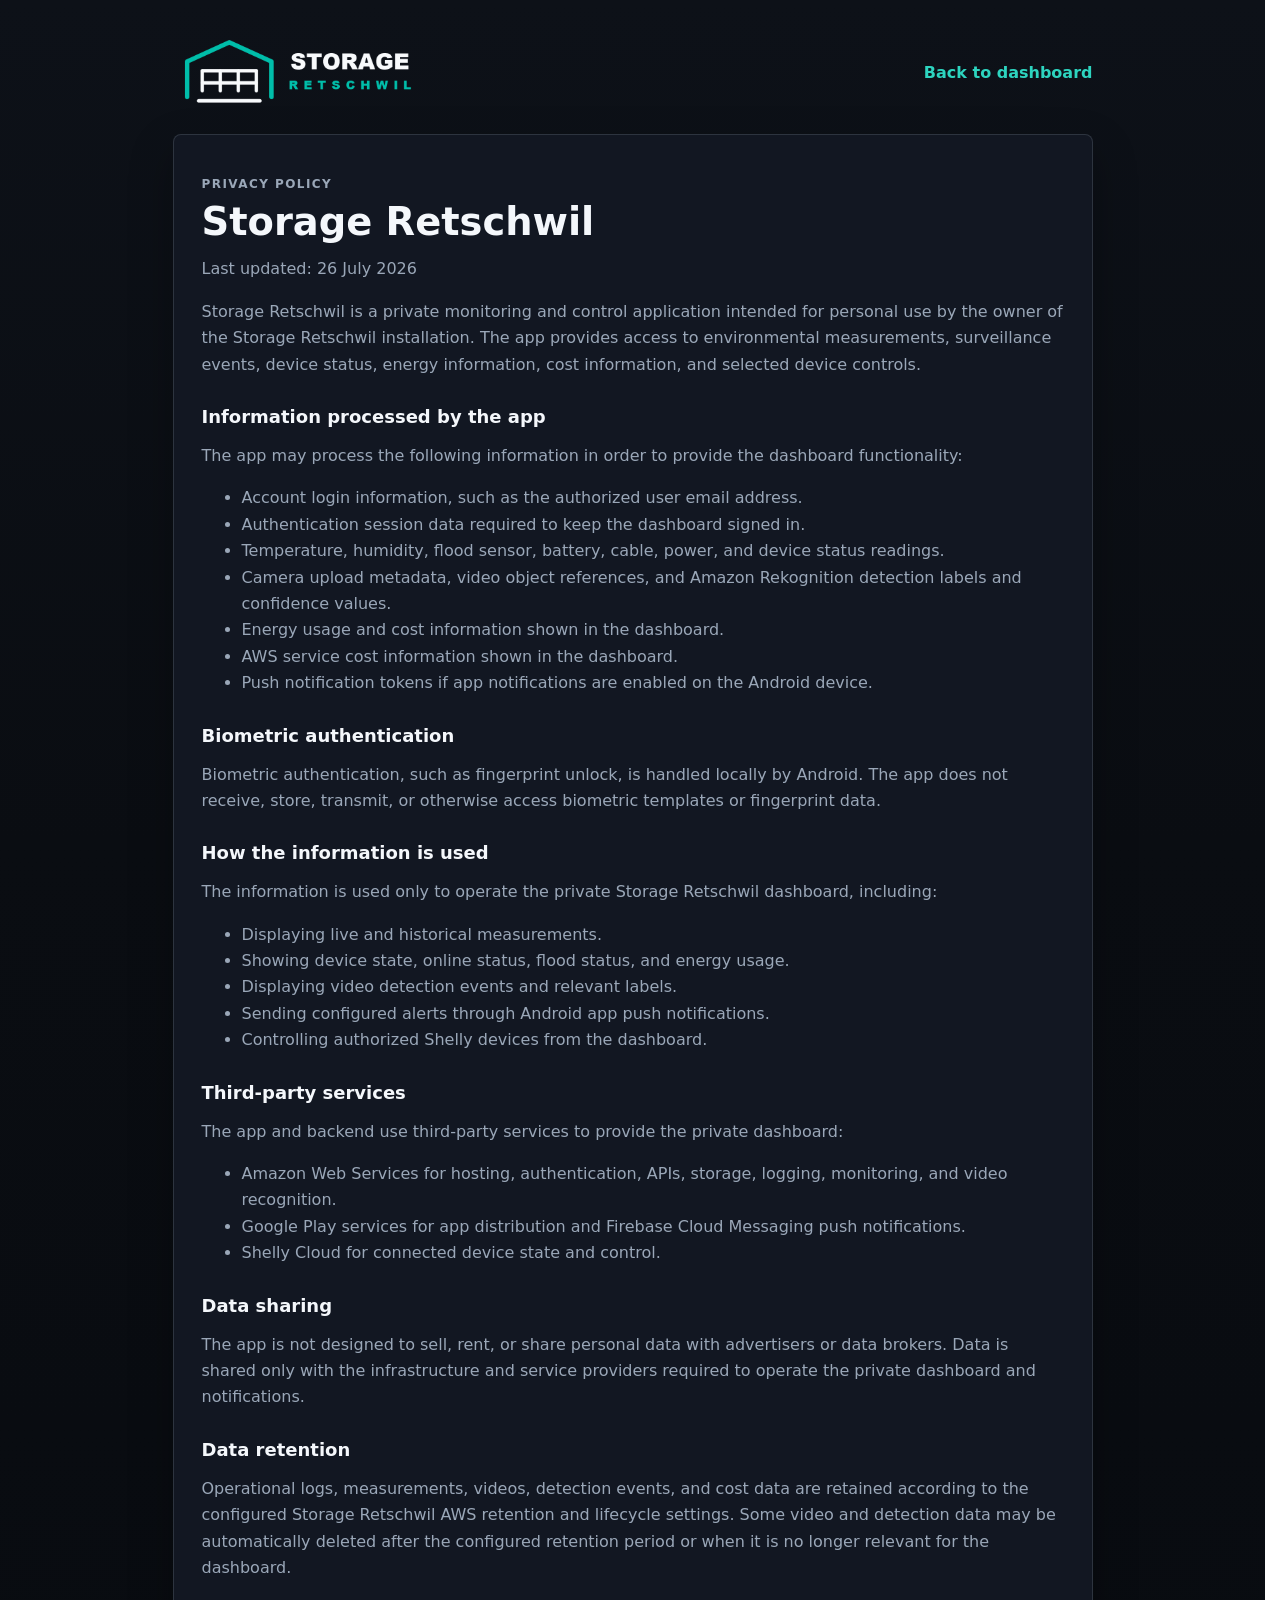
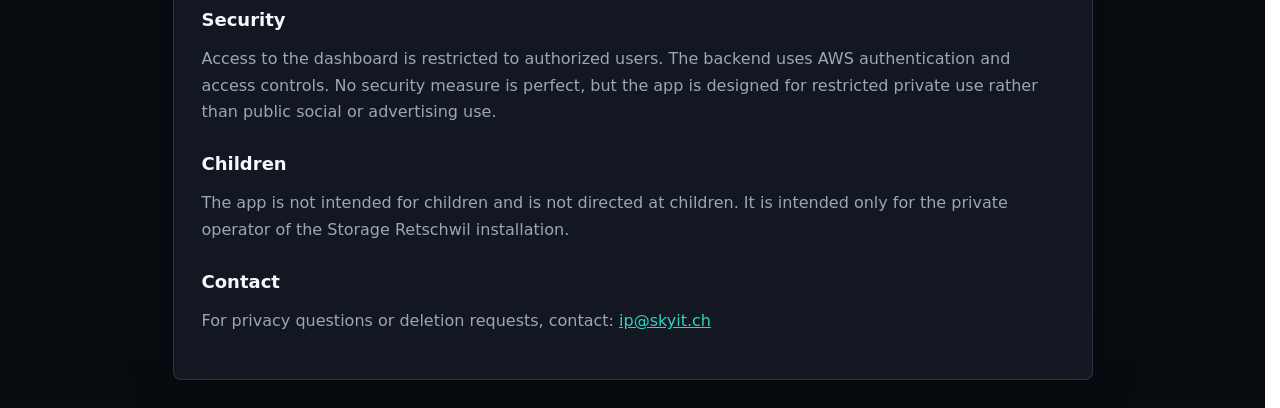
<file: privacy.html>
<!DOCTYPE html>
<html lang="en">
<head>
  <meta charset="UTF-8" />
  <meta name="viewport" content="width=device-width, initial-scale=1.0" />
  <title>Privacy Policy - Storage Retschwil</title>
  <meta name="theme-color" content="#0f1420" />
  <link rel="icon" href="icons/favicon.png?v=20260714-5" type="image/png" />
  <link rel="stylesheet" href="styles.css?v=20260714-5" />
  <style>
    .policy-shell {
      max-width: 920px;
      margin: 0 auto;
    }

    .policy-header {
      display: flex;
      align-items: center;
      justify-content: space-between;
      gap: 16px;
      margin-bottom: 18px;
    }

    .policy-logo {
      width: min(360px, 70vw);
      height: 88px;
      object-fit: contain;
      object-position: left center;
    }

    .policy-card {
      border: 1px solid var(--border);
      border-radius: var(--radius);
      background: var(--surface);
      box-shadow: var(--shadow);
      padding: 28px;
    }

    .policy-card h1 {
      white-space: normal;
      margin-bottom: 8px;
    }

    .policy-card h2 {
      margin: 28px 0 10px;
      font-size: 18px;
    }

    .policy-card p,
    .policy-card li {
      color: var(--muted);
      line-height: 1.65;
    }

    .policy-card a {
      color: var(--accent);
    }

    .policy-back {
      color: var(--accent);
      text-decoration: none;
      font-weight: 800;
      white-space: nowrap;
    }

    @media (max-width: 640px) {
      body {
        padding: 18px;
      }

      .policy-header {
        align-items: flex-start;
        flex-direction: column;
      }

      .policy-card {
        padding: 20px;
      }
    }
  </style>
</head>
<body>
  <main class="policy-shell">
    <header class="policy-header">
      <img class="policy-logo" src="icons/header-logo.png?v=20260714-5" alt="Storage Retschwil">
      <a class="policy-back" href="/">Back to dashboard</a>
    </header>

    <article class="policy-card">
      <p class="eyebrow">Privacy Policy</p>
      <h1>Storage Retschwil</h1>
      <p>Last updated: 26 July 2026</p>

      <p>
        Storage Retschwil is a private monitoring and control application intended for personal use by the owner of the
        Storage Retschwil installation. The app provides access to environmental measurements, surveillance events,
        device status, energy information, cost information, and selected device controls.
      </p>

      <h2>Information processed by the app</h2>
      <p>The app may process the following information in order to provide the dashboard functionality:</p>
      <ul>
        <li>Account login information, such as the authorized user email address.</li>
        <li>Authentication session data required to keep the dashboard signed in.</li>
        <li>Temperature, humidity, flood sensor, battery, cable, power, and device status readings.</li>
        <li>Camera upload metadata, video object references, and Amazon Rekognition detection labels and confidence values.</li>
        <li>Energy usage and cost information shown in the dashboard.</li>
        <li>AWS service cost information shown in the dashboard.</li>
        <li>Push notification tokens if app notifications are enabled on the Android device.</li>
      </ul>

      <h2>Biometric authentication</h2>
      <p>
        Biometric authentication, such as fingerprint unlock, is handled locally by Android. The app does not receive,
        store, transmit, or otherwise access biometric templates or fingerprint data.
      </p>

      <h2>How the information is used</h2>
      <p>The information is used only to operate the private Storage Retschwil dashboard, including:</p>
      <ul>
        <li>Displaying live and historical measurements.</li>
        <li>Showing device state, online status, flood status, and energy usage.</li>
        <li>Displaying video detection events and relevant labels.</li>
        <li>Sending configured alerts through Android app push notifications.</li>
        <li>Controlling authorized Shelly devices from the dashboard.</li>
      </ul>

      <h2>Third-party services</h2>
      <p>The app and backend use third-party services to provide the private dashboard:</p>
      <ul>
        <li>Amazon Web Services for hosting, authentication, APIs, storage, logging, monitoring, and video recognition.</li>
        <li>Google Play services for app distribution and Firebase Cloud Messaging push notifications.</li>
        <li>Shelly Cloud for connected device state and control.</li>
      </ul>

      <h2>Data sharing</h2>
      <p>
        The app is not designed to sell, rent, or share personal data with advertisers or data brokers. Data is shared
        only with the infrastructure and service providers required to operate the private dashboard and notifications.
      </p>

      <h2>Data retention</h2>
      <p>
        Operational logs, measurements, videos, detection events, and cost data are retained according to the configured
        Storage Retschwil AWS retention and lifecycle settings. Some video and detection data may be automatically
        deleted after the configured retention period or when it is no longer relevant for the dashboard.
      </p>

      <h2>Security</h2>
      <p>
        Access to the dashboard is restricted to authorized users. The backend uses AWS authentication and access controls.
        No security measure is perfect, but the app is designed for restricted private use rather than public social or
        advertising use.
      </p>

      <h2>Children</h2>
      <p>
        The app is not intended for children and is not directed at children. It is intended only for the private operator
        of the Storage Retschwil installation.
      </p>

      <h2>Contact</h2>
      <p>
        For privacy questions or deletion requests, contact:
        <a href="mailto:ip@skyit.ch">ip@skyit.ch</a>
      </p>
    </article>
  </main>
</body>
</html>
</file>
<file: styles.css>
:root {
  --bg: #0a0d12;
  --surface: #121722;
  --surface-raised: #171e2c;
  --surface-soft: #1d2534;
  --field: #0f1420;
  --text: #f4f7fb;
  --muted: #9aa7b8;
  --border: rgba(210, 222, 240, 0.14);
  --border-strong: rgba(210, 222, 240, 0.22);
  --accent: #2dd4bf;
  --accent-2: #f59e0b;
  --good: #34d399;
  --warning: #fbbf24;
  --danger: #fb7185;
  --shadow: 0 18px 44px rgba(0, 0, 0, 0.28);
  --radius: 8px;
  --radius-soft: 8px;
}

* { box-sizing: border-box; }

html {
  scrollbar-gutter: stable;
}

body {
  margin: 0;
  font-family: Inter, ui-sans-serif, system-ui, -apple-system, BlinkMacSystemFont, "Segoe UI", sans-serif;
  color: var(--text);
  background: linear-gradient(180deg, #0d1118 0%, var(--bg) 42%, #080b10 100%);
  min-height: 100vh;
  padding: 28px;
}

.shell { max-width: 1280px; margin: 0 auto; }

.topbar {
  display: flex;
  justify-content: space-between;
  align-items: center;
  gap: 18px;
  margin-bottom: 20px;
}

.title-cluster {
  display: flex;
  align-items: center;
  flex: 1 1 auto;
  min-width: 0;
}

.topbar-logo {
  display: block;
  width: min(480px, 54vw);
  height: 118px;
  object-fit: contain;
  object-position: left center;
  flex: 0 0 auto;
}

.topbar-actions {
  display: flex;
  align-items: center;
  justify-content: flex-end;
  gap: 10px;
  flex: 0 0 auto;
}

.eyebrow {
  color: var(--accent);
  text-transform: uppercase;
  letter-spacing: 0.12em;
  font-size: 12px;
  font-weight: 800;
  margin-bottom: 8px;
}

h1 {
  font-size: clamp(28px, 3vw, 42px);
  line-height: 0.98;
  margin: 0 0 10px;
  letter-spacing: 0;
  white-space: nowrap;
}

.cooldown-field {
  flex: 0 0 auto;
  width: max-content;
  margin-left: auto;
  gap: 5px;
  background: rgba(15, 20, 32, 0.72);
  border: 1px solid rgba(210, 222, 240, 0.1);
  border-radius: var(--radius);
  padding: 6px 10px;
  box-shadow: none;
  justify-content: stretch;
}

.cooldown-actions {
  display: grid;
  grid-template-columns: 72px 28px;
  gap: 8px;
  align-items: center;
  min-height: 30px;
}

.cooldown-actions select,
.cooldown-actions button {
  height: 30px;
  min-height: 30px;
  min-width: 0;
}

.cooldown-actions select {
  width: 72px;
  padding: 0 24px 0 8px;
  font-size: 12px;
  line-height: 30px;
}

.topbar-signout {
  align-self: center;
}

.topbar-button {
  display: inline-flex;
  align-items: center;
  justify-content: center;
  width: 42px;
  height: 42px;
  min-width: 42px;
  min-height: 42px;
  padding: 0;
  border: 1px solid var(--border);
  border-radius: 50%;
  background: color-mix(in srgb, var(--accent) 18%, var(--field));
  color: #ffffff;
  font-family: inherit;
  font-size: 14px;
  font-weight: 800;
  line-height: 1;
  text-decoration: none;
  white-space: nowrap;
  cursor: pointer;
  transition: background 0.18s ease, border-color 0.18s ease, transform 0.18s ease;
}

.topbar-button svg {
  width: 19px;
  height: 19px;
}

.topbar-button path {
  fill: none;
  stroke: currentColor;
  stroke-width: 2.2;
  stroke-linecap: round;
  stroke-linejoin: round;
}

.native-android-app .topbar-actions {
  display: none;
}

.play-store-button svg {
  width: 22px;
  height: 22px;
}

.topbar-button:hover {
  transform: translateY(-1px);
  border-color: color-mix(in srgb, var(--accent) 48%, var(--border));
  background: color-mix(in srgb, var(--accent) 26%, var(--field));
}

.visually-hidden {
  position: absolute !important;
  width: 1px !important;
  height: 1px !important;
  overflow: hidden !important;
  clip: rect(0, 0, 0, 0) !important;
  white-space: nowrap !important;
}

.loading-inline {
  width: 1em;
  height: 1em;
  display: inline-block;
  overflow: hidden;
  color: transparent !important;
  border: 2px solid rgba(45, 212, 191, 0.2);
  border-top-color: var(--accent);
  border-radius: 50%;
  animation: control-spin 0.85s linear infinite;
  vertical-align: middle;
}

.subtitle {
  margin: 0;
  color: var(--muted);
  font-size: 16px;
  line-height: 1.5;
  max-width: 720px;
}

.controls,
.threshold-controls {
  display: flex;
  gap: 10px;
  align-items: center;
  background: var(--surface);
  border: 1px solid var(--border);
  border-radius: var(--radius);
  padding: 8px;
  box-shadow: var(--shadow);
  flex-wrap: wrap;
}

.controls {
  align-items: flex-end;
}

.controls .auth-signout {
  margin-left: auto;
  order: 99;
}

.controls button {
  align-self: flex-end;
}

.threshold-controls {
  align-items: flex-end;
  justify-content: flex-end;
  margin-left: auto;
}

.measurement-controls {
  display: grid;
  grid-template-columns: max-content minmax(146px, auto) max-content;
  gap: 8px;
  align-items: center;
  width: max-content;
  max-width: 100%;
  margin: 0 42px 0 auto;
  padding: 0;
  border: 0;
  background: transparent;
  box-shadow: none;
}

.measurement-controls[hidden] {
  display: none;
}

.control-console {
  display: grid;
  margin-bottom: 16px;
  padding: 10px;
  border: 1px solid var(--border);
  border-radius: var(--radius);
  background: rgba(18, 23, 34, 0.82);
  box-shadow: var(--shadow);
}

.control-status {
  margin-bottom: 0;
  border: 0;
  border-bottom: 1px solid rgba(210, 222, 240, 0.1);
  border-radius: 0;
  background: transparent;
  padding: 2px 2px 8px;
}

.status-row.control-status {
  margin-bottom: 0;
  padding: 2px 2px 8px;
}

.console-grid {
  display: grid;
  grid-template-columns: minmax(520px, 1.35fr) minmax(340px, 0.85fr);
  gap: 6px;
  align-items: stretch;
}

.control-console .measurement-controls {
  width: auto;
  margin: 0;
  justify-content: flex-start;
  align-items: stretch;
  padding: 0;
  border: 0;
  background: transparent;
  box-shadow: none;
}

.control-panel-card {
  min-width: 0;
  display: grid;
  grid-template-rows: auto 1fr;
  gap: 10px;
  border: 1px solid rgba(210, 222, 240, 0.12);
  border-radius: var(--radius);
  background: rgba(15, 20, 32, 0.72);
  padding: 12px;
}

.control-card-header {
  display: flex;
  align-items: center;
  justify-content: space-between;
  min-height: 18px;
}

.control-card-header h2 {
  margin: 0;
  color: var(--text);
  font-size: 14px;
  font-weight: 900;
  letter-spacing: 0.02em;
}

.measurement-card-body {
  display: grid;
  align-items: stretch;
}

.range-stack {
  display: grid;
  gap: 12px;
}

.range-row {
  min-height: 56px;
  display: grid;
  grid-template-columns: 90px minmax(240px, 1fr);
  gap: 12px;
  align-items: center;
  border: 1px solid rgba(210, 222, 240, 0.1);
  border-radius: var(--radius);
  background: rgba(9, 13, 21, 0.42);
  padding: 8px 10px;
}

.range-label {
  display: grid;
  gap: 2px;
  min-width: 0;
}

.range-label span {
  color: var(--muted);
  font-size: 10px;
  font-weight: 800;
  letter-spacing: 0.05em;
  line-height: 1.2;
  text-transform: uppercase;
  white-space: nowrap;
}

.range-label strong {
  color: var(--text);
  font-size: 13px;
  font-weight: 900;
  letter-spacing: 0;
  text-transform: none;
}

.range-row > div:nth-child(2) {
  min-width: 0;
  padding: 0 10px;
}

.dual-slider,
.single-slider {
  position: relative;
  height: 28px;
  display: grid;
  align-items: center;
}

.dual-slider {
  cursor: pointer;
  touch-action: none;
}

.slider-track {
  position: relative;
  height: 6px;
  border-radius: 999px;
  background: rgba(154, 167, 184, 0.16);
  overflow: hidden;
}

.slider-fill {
  position: absolute;
  inset: 0 auto 0 0;
  width: 0;
  border-radius: inherit;
  box-shadow: 0 0 18px rgba(45, 212, 191, 0.2);
}

.slider-fill.temp {
  background: linear-gradient(90deg, rgba(245, 158, 11, 0.46), #f59e0b);
  box-shadow: 0 0 18px rgba(245, 158, 11, 0.22);
}

.slider-fill.humidity {
  background: linear-gradient(90deg, rgba(45, 212, 191, 0.46), #2dd4bf);
}

.slider-fill.range {
  background: linear-gradient(90deg, rgba(96, 165, 250, 0.42), #60a5fa);
  box-shadow: 0 0 18px rgba(96, 165, 250, 0.18);
}

.threshold-slider,
.range-preset-slider {
  position: absolute;
  inset: 0;
  width: 100%;
  height: 28px;
  margin: 0;
  appearance: none;
  -webkit-appearance: none;
  background: transparent;
  opacity: 0;
  cursor: pointer;
}

.threshold-slider {
  pointer-events: none;
}

.range-preset-slider {
  pointer-events: auto;
}

.threshold-slider::-webkit-slider-runnable-track,
.range-preset-slider::-webkit-slider-runnable-track {
  height: 6px;
  background: transparent;
}

.threshold-slider::-moz-range-track,
.range-preset-slider::-moz-range-track {
  height: 6px;
  background: transparent;
}

.threshold-slider::-webkit-slider-thumb,
.range-preset-slider::-webkit-slider-thumb {
  width: 18px;
  height: 18px;
  margin-top: -6px;
  appearance: none;
  -webkit-appearance: none;
  border: 2px solid var(--surface);
  border-radius: 999px;
  box-shadow: 0 0 0 1px rgba(255, 255, 255, 0.22), 0 8px 20px rgba(0, 0, 0, 0.28);
  cursor: pointer;
}

.threshold-slider::-moz-range-thumb,
.range-preset-slider::-moz-range-thumb {
  width: 18px;
  height: 18px;
  border: 2px solid var(--surface);
  border-radius: 999px;
  box-shadow: 0 0 0 1px rgba(255, 255, 255, 0.22), 0 8px 20px rgba(0, 0, 0, 0.28);
  cursor: pointer;
}

.slider-handle {
  position: absolute;
  top: 50%;
  z-index: 4;
  width: 18px;
  height: 18px;
  border: 2px solid var(--surface);
  border-radius: 999px;
  transform: translate(-50%, -50%);
  box-shadow: 0 0 0 1px rgba(255, 255, 255, 0.22), 0 8px 20px rgba(0, 0, 0, 0.28);
  pointer-events: none;
}

.slider-handle.temp {
  background: #f59e0b;
}

.slider-handle.humidity {
  background: #2dd4bf;
}

.slider-handle.range {
  background: #60a5fa;
}

.max-slider {
  z-index: 2;
}

.min-slider {
  z-index: 3;
}

.slider-scale,
.preset-labels {
  position: relative;
  display: block;
  height: 17px;
  color: rgba(154, 167, 184, 0.72);
  font-size: 9px;
  font-weight: 800;
  line-height: 1;
  margin: 4px 0 0;
}

.slider-scale span,
.preset-labels span {
  position: absolute;
  top: 0;
  display: inline-grid;
  justify-items: center;
  gap: 4px;
  transform: translateX(-50%);
  white-space: nowrap;
}

.slider-scale span:nth-child(1),
.preset-labels span:nth-child(1) { left: 0%; }

.slider-scale span:nth-child(2) { left: 25%; }

.slider-scale span:nth-child(3) { left: 50%; }

.slider-scale span:nth-child(4) { left: 75%; }

.slider-scale span:nth-child(5) { left: 100%; }

.preset-labels span:nth-child(2) { left: 20%; }

.preset-labels span:nth-child(3) { left: 40%; }

.preset-labels span:nth-child(4) { left: 60%; }

.preset-labels span:nth-child(5) { left: 80%; }

.preset-labels span:nth-child(6) { left: 100%; }

.slider-scale span::before,
.preset-labels span::before {
  content: "";
  width: 1px;
  height: 6px;
  border-radius: 999px;
  background: rgba(154, 167, 184, 0.46);
}

.preset-slider {
  display: grid;
  gap: 4px;
}

.device-control-list {
  display: grid;
  gap: 8px;
  align-content: center;
}

.notification-row,
.device-control-list .control-switch-card {
  min-height: 42px;
  display: grid;
  grid-template-columns: minmax(0, 1fr) auto;
  gap: 14px;
  align-items: center;
  border: 1px solid rgba(210, 222, 240, 0.1);
  border-radius: var(--radius);
  background: rgba(9, 13, 21, 0.42);
  padding: 8px 10px;
}

.notification-row > span,
.device-control-list .control-switch-card > span {
  min-width: 0;
  color: var(--muted);
  font-size: 11px;
  font-weight: 800;
  letter-spacing: 0.04em;
  line-height: 1.2;
  text-transform: uppercase;
}

.device-control-list .control-switch-row {
  justify-content: flex-end;
  min-height: 24px;
}

.notification-toggle {
  width: 42px;
  height: 24px;
  min-height: 24px;
  padding: 2px;
  border-radius: 999px;
  border: 1px solid rgba(154, 167, 184, 0.24);
  background: rgba(154, 167, 184, 0.12);
}

.notification-toggle span {
  width: 18px;
  height: 18px;
  display: block;
  border-radius: 999px;
  background: #94a3b8;
  transition: transform 0.18s ease, background 0.18s ease;
}

.notification-toggle.on {
  border-color: rgba(52, 211, 153, 0.44);
  background: rgba(52, 211, 153, 0.14);
}

.notification-toggle.on span {
  transform: translateX(18px);
  background: var(--good);
}

.control-console .control-panel-card.measurement-controls,
.control-console .control-panel-card.device-controls {
  display: grid;
  grid-template-columns: 1fr;
  grid-template-rows: auto 1fr;
  width: auto;
  margin: 0;
  padding: 12px;
  border: 1px solid rgba(210, 222, 240, 0.12);
  background: rgba(15, 20, 32, 0.72);
  box-shadow: none;
}

.control-switch-card {
  min-width: 0;
  display: grid;
  grid-template-columns: 1fr;
  grid-template-rows: 14px 30px;
  gap: 4px;
  align-content: stretch;
  border: 1px solid rgba(210, 222, 240, 0.1);
  border-radius: var(--radius);
  background: rgba(9, 13, 21, 0.42);
  padding: 6px 10px;
}

.control-switch-card > span {
  color: var(--muted);
  font-size: 10px;
  font-weight: 800;
  letter-spacing: 0.05em;
  text-transform: uppercase;
  line-height: 14px;
  white-space: nowrap;
}

.control-switch-row {
  display: flex;
  align-items: center;
  justify-content: center;
  gap: 9px;
  min-height: 30px;
}

.device-control-list .control-switch-card {
  min-height: 42px;
  grid-template-columns: minmax(0, 1fr) auto;
  grid-template-rows: auto;
  gap: 14px;
  align-items: center;
  align-content: center;
  padding: 8px 10px;
}

.device-control-list .control-switch-card > span {
  font-size: 11px;
  letter-spacing: 0.04em;
  line-height: 1.2;
  white-space: normal;
}

.control-device-label {
  display: flex;
  min-width: 0;
  align-items: center;
  gap: 8px;
  flex-wrap: wrap;
}

.automation-indicator {
  display: inline-flex;
  width: 18px;
  height: 18px;
  flex: 0 0 18px;
  align-items: center;
  justify-content: center;
  border: 1px solid rgba(248, 113, 113, 0.52);
  border-radius: 50%;
  background: rgba(239, 68, 68, 0.16);
  color: #f87171;
}

.automation-indicator svg {
  width: 11px;
  height: 11px;
  fill: none;
  stroke: currentColor;
  stroke-width: 2.25;
  stroke-linecap: round;
  stroke-linejoin: round;
}

.automation-indicator[hidden] {
  display: none;
}

.device-control-list .control-switch-row {
  justify-content: flex-end;
  min-height: 24px;
}

.switch-threshold-input {
  width: 48px;
  height: 30px;
  min-height: 30px;
  padding: 0 6px;
  text-align: center;
  font-size: 12px;
  line-height: 30px;
  flex: 0 0 48px;
}

.control-switch-row strong {
  min-width: 42px;
  color: var(--text);
  font-size: 13px;
  font-weight: 900;
  text-align: right;
}

.cloud-status {
  width: 28px;
  height: 28px;
  display: grid;
  place-items: center;
  flex: 0 0 auto;
  border-radius: 999px;
  border: 1px solid rgba(210, 222, 240, 0.12);
  background: rgba(15, 20, 32, 0.78);
  color: var(--muted);
}

.cloud-status svg {
  width: 19px;
  height: 19px;
  display: block;
  overflow: visible;
}

.cloud-status path {
  fill: none;
  stroke: currentColor;
  stroke-width: 2;
  stroke-linecap: round;
  stroke-linejoin: round;
}

.cloud-status .cloud-slash {
  opacity: 0;
}

.cloud-status.online {
  border-color: rgba(52, 211, 153, 0.34);
  background: rgba(52, 211, 153, 0.12);
  color: #bbf7d0;
}

.cloud-status.offline {
  border-color: rgba(154, 167, 184, 0.24);
  background: rgba(154, 167, 184, 0.1);
  color: #94a3b8;
}

.cloud-status.offline .cloud-slash {
  opacity: 1;
}

.control-switch-meta {
  color: var(--muted);
  font-size: 10px;
  line-height: 1;
}

.battery-status {
  display: flex;
  flex-direction: column;
  gap: 4px;
  min-width: 82px;
  min-height: 56px;
  justify-content: center;
  border: 1px solid rgba(210, 222, 240, 0.1);
  border-radius: var(--radius);
  background: rgba(15, 20, 32, 0.72);
  padding: 8px 10px;
}

.battery-status span {
  color: var(--muted);
  font-size: 11px;
  font-weight: 800;
  letter-spacing: 0.05em;
  text-transform: uppercase;
}

.battery-readout {
  display: flex;
  align-items: center;
  justify-content: space-between;
  gap: 7px;
  min-height: 22px;
}

.battery-readout strong {
  color: var(--text);
  font-size: 13px;
  font-weight: 800;
  letter-spacing: 0;
  min-width: 32px;
}

.battery-readout strong.loading-inline {
  width: 16px;
  height: 16px;
  min-width: 16px;
  flex: 0 0 16px;
  padding: 0;
  line-height: 16px;
}

.battery-icon {
  position: relative;
  display: grid;
  grid-template-columns: repeat(4, 1fr);
  gap: 2px;
  width: 34px;
  height: 18px;
  padding: 3px;
  border: 1px solid var(--border-strong);
  border-radius: 4px;
  background: var(--field);
}

.battery-icon::after {
  content: "";
  position: absolute;
  top: 5px;
  right: -5px;
  width: 3px;
  height: 8px;
  border-radius: 0 2px 2px 0;
  background: var(--border-strong);
}

.battery-icon i {
  display: block;
  border-radius: 1px;
  background: rgba(154, 167, 184, 0.2);
}

.battery-icon.level-1 i:nth-child(-n + 1),
.battery-icon.level-2 i:nth-child(-n + 2),
.battery-icon.level-3 i:nth-child(-n + 3),
.battery-icon.level-4 i:nth-child(-n + 4) {
  background: var(--good);
}

.battery-icon.warning i,
.battery-icon.critical i,
.battery-icon.unknown i {
  background: rgba(154, 167, 184, 0.18);
}

.battery-icon.warning.level-1 i:nth-child(-n + 1) {
  background: var(--warning);
}

.battery-icon.critical.level-1 i:nth-child(-n + 1) {
  background: var(--danger);
}

.threshold-panel,
.date-range-picker {
  height: 60px;
  border: 1px solid rgba(210, 222, 240, 0.1);
  border-radius: var(--radius);
  background: rgba(15, 20, 32, 0.72);
  padding: 6px 8px;
  min-width: 0;
}

.threshold-panel {
  display: grid;
  align-items: center;
}

.control-panel-title,
.date-range-picker > span,
.cooldown-field > span,
.threshold-field span {
  display: block;
  color: var(--muted);
  font-size: 10px;
  font-weight: 800;
  letter-spacing: 0.05em;
  text-transform: uppercase;
  line-height: 14px;
  margin-bottom: 3px;
  white-space: nowrap;
}

.threshold-grid {
  display: grid;
  grid-template-columns: repeat(4, 60px);
  gap: 10px;
  align-items: end;
}

.compact-threshold-field {
  gap: 3px;
  min-width: 0;
}

.threshold-grid .compact-threshold-field input {
  width: 100%;
  min-width: 0;
  text-align: center;
  height: 34px;
  min-height: 34px;
  padding: 0 5px;
  font-size: 12px;
  line-height: 34px;
}

.date-range-picker {
  position: relative;
  width: max-content;
  min-width: 0;
  display: flex;
  flex-direction: column;
  justify-content: flex-start;
}

.date-range-picker select {
  width: auto;
  min-width: 112px;
  height: 34px;
  min-height: 34px;
  padding: 0 28px 0 10px;
  font-size: 12px;
  line-height: 34px;
}

.battery-metric-stack {
  display: grid;
  grid-template-columns: 1fr;
  gap: 5px;
  position: relative;
  z-index: 1;
  align-self: center;
}

.battery-metric-stack .battery-status {
  min-width: 0;
  min-height: 28px;
  display: grid;
  grid-template-columns: minmax(0, 1fr) auto;
  gap: 8px;
  align-items: center;
  padding: 4px 7px;
}

.battery-metric-stack .battery-status span {
  font-size: 10px;
  white-space: nowrap;
}

.device-status-name {
  min-width: 0;
  display: flex;
  align-items: baseline;
  gap: 5px;
  white-space: nowrap;
}

.device-status-name span {
  flex: 0 0 auto;
}

.device-status-name small {
  min-width: 0;
  overflow: hidden;
  text-overflow: ellipsis;
  color: var(--muted);
  font-size: 10px;
  font-weight: 800;
  letter-spacing: 0.05em;
  text-transform: uppercase;
  white-space: nowrap;
}

.battery-metric-stack .battery-readout {
  justify-content: flex-end;
  min-height: 20px;
  gap: 10px;
}

.power-status {
  width: 18px;
  height: 18px;
  display: grid;
  place-items: center;
  border-radius: 50%;
  border: 1px solid rgba(210, 222, 240, 0.12);
  background: rgba(15, 20, 32, 0.78);
  color: var(--muted);
  flex: 0 0 auto;
}

.power-plug-icon {
  width: 12px;
  height: 12px;
  display: block;
  overflow: visible;
}

.power-plug-icon path {
  fill: none;
  stroke: currentColor;
  stroke-width: 2;
  stroke-linecap: round;
  stroke-linejoin: round;
}

.power-status .plug-slash {
  opacity: 0;
}

.power-status.connected {
  border-color: rgba(52, 211, 153, 0.34);
  background: rgba(52, 211, 153, 0.12);
  color: #bbf7d0;
}

.power-status.disconnected {
  border-color: rgba(245, 158, 11, 0.36);
  background: rgba(245, 158, 11, 0.12);
  color: #fde68a;
}

.power-status.disconnected .plug-slash,
.power-status.unknown .plug-slash {
  opacity: 1;
}

.power-status.loading .power-plug-icon,
.floor-flood-icon.loading svg {
  display: none;
}

.power-status.loading::before,
.floor-flood-icon.loading::before {
  content: "";
  width: 12px;
  height: 12px;
  border: 2px solid rgba(45, 212, 191, 0.22);
  border-top-color: var(--accent);
  border-radius: 50%;
  animation: control-spin 0.85s linear infinite;
}

.floor-flood-value {
  gap: 10px;
}

.floor-flood-icon {
  width: 30px;
  height: 30px;
  display: inline-grid;
  place-items: center;
  border-radius: 50%;
  border: 1px solid rgba(210, 222, 240, 0.14);
  background: rgba(15, 20, 32, 0.78);
  flex: 0 0 auto;
}

.floor-flood-icon svg {
  width: 21px;
  height: 21px;
  display: block;
  overflow: visible;
}

.floor-flood-icon path {
  fill: none;
  stroke: currentColor;
  stroke-width: 2;
  stroke-linecap: round;
  stroke-linejoin: round;
}

.floor-flood-icon.dry {
  border-color: rgba(52, 211, 153, 0.36);
  background: rgba(52, 211, 153, 0.12);
  color: #34d399;
}

.floor-flood-icon.flood {
  border-color: rgba(251, 113, 133, 0.45);
  background: rgba(251, 113, 133, 0.14);
  color: #fb7185;
  box-shadow: 0 0 18px rgba(251, 113, 133, 0.22);
}

.floor-flood-icon .flood-alert {
  opacity: 0;
}

.floor-flood-icon.flood .flood-check {
  opacity: 0;
}

.floor-flood-icon.flood .flood-alert {
  opacity: 1;
}

.floor-flood-icon.loading {
  border-color: rgba(45, 212, 191, 0.3);
  background: rgba(45, 212, 191, 0.09);
  color: var(--accent);
}

button.iot-switch,
.round-icon-button {
  width: 28px;
  height: 28px;
  min-width: 28px;
  min-height: 28px;
  padding: 0;
  box-sizing: border-box;
  border-radius: 50%;
  border: 1px solid rgba(210, 222, 240, 0.14);
  background: rgba(15, 20, 32, 0.78);
  display: inline-grid;
  align-items: center;
  justify-content: center;
  place-items: center;
  flex: 0 0 auto;
  font-size: 0;
  line-height: 1;
  cursor: pointer;
}

button.iot-switch span {
  width: 12px;
  height: 12px;
  margin: 0;
  border-radius: 50%;
  border: 2px solid currentColor;
  background: transparent;
  color: var(--muted);
  position: relative;
}

button.iot-switch span::before {
  content: "";
  position: absolute;
  left: 50%;
  top: -5px;
  width: 2px;
  height: 7px;
  border-radius: 999px;
  background: currentColor;
  transform: translateX(-50%);
}

button.iot-switch.on {
  border-color: rgba(52, 211, 153, 0.72);
  background: rgba(52, 211, 153, 0.12);
  box-shadow: 0 0 18px rgba(52, 211, 153, 0.18);
}

button.iot-switch.on span {
  color: #34d399;
}

button.iot-switch.off {
  border-color: rgba(154, 167, 184, 0.28);
  background: rgba(15, 20, 32, 0.78);
}

button.iot-switch.off span {
  color: #94a3b8;
}

button.iot-switch.pending span {
  width: 14px;
  height: 14px;
  border-color: rgba(45, 212, 191, 0.24);
  border-top-color: #2dd4bf;
  animation: control-spin 0.85s linear infinite;
}

button.iot-switch.pending span::before {
  display: none;
}

button.iot-switch.countdown span {
  width: auto;
  height: auto;
  border: 0;
  color: #fbbf24;
  font-size: 9px;
  font-weight: 800;
  line-height: 1;
}

button.iot-switch.countdown span::before {
  display: none;
}

.round-icon-button svg {
  width: 14px;
  height: 14px;
  display: block;
}

.round-icon-button path {
  fill: none;
  stroke: currentColor;
  stroke-width: 2;
  stroke-linecap: round;
  stroke-linejoin: round;
}

.reset-icon-button {
  color: #bfdbfe;
  border-color: rgba(191, 219, 254, 0.28);
  background: rgba(59, 130, 246, 0.1);
}

.reset-icon-button:hover {
  color: #dbeafe;
  border-color: rgba(191, 219, 254, 0.5);
}

.round-icon-button[aria-busy="true"] svg {
  animation: control-spin 0.85s linear infinite;
}

@keyframes control-spin {
  to { transform: rotate(360deg); }
}

.date-field,
.threshold-field {
  display: flex;
  flex-direction: column;
  gap: 4px;
}

.date-field span,
.threshold-field span {
  color: var(--muted);
  font-size: 10px;
  font-weight: 800;
  letter-spacing: 0.05em;
  text-transform: uppercase;
}

.control-console .date-field span,
.control-console .threshold-field span,
.control-switch-card > span {
  line-height: 14px;
}

.control-console .cooldown-field > span,
.control-console .threshold-field span,
.control-switch-card > span {
  margin-bottom: 0;
}

select, button, input {
  border: 1px solid var(--border);
  background: var(--field);
  color: #ffffff;
  border-radius: var(--radius);
  padding: 10px 12px;
  font-size: 14px;
  outline: none;
  min-height: 40px;
  font-family: inherit;
}

input::placeholder { color: var(--muted); }

.date-field input {
  min-width: 148px;
  padding: 8px 10px;
}

.controls select {
  min-width: 140px;
}

.threshold-field input {
  width: 54px;
  text-align: center;
  padding: 8px 6px;
}

.threshold-field select {
  min-width: 72px;
  padding: 8px 8px;
}

select option {
  background: var(--field);
  color: #ffffff;
}

button {
  cursor: pointer;
  background: color-mix(in srgb, var(--accent) 18%, var(--field));
  font-weight: 800;
  transition: background 0.18s ease, border-color 0.18s ease, transform 0.18s ease;
}

button:hover {
  transform: translateY(-1px);
  border-color: color-mix(in srgb, var(--accent) 48%, var(--border));
  background: color-mix(in srgb, var(--accent) 26%, var(--field));
}

button:disabled {
  opacity: 0.45;
  cursor: not-allowed;
  transform: none;
}

.status-row {
  display: flex;
  gap: 10px;
  align-items: center;
  margin-bottom: 18px;
  color: var(--muted);
  font-size: 13px;
  flex-wrap: wrap;
  padding: 10px 12px;
  border: 1px solid var(--border);
  border-radius: var(--radius);
  background: rgba(18, 23, 34, 0.72);
}

.status-row.status-error {
  border-color: rgba(251, 113, 133, 0.48);
  background: rgba(251, 113, 133, 0.11);
  color: #fecdd3;
}

.dot {
  width: 10px;
  height: 10px;
  border-radius: 999px;
  background: var(--warning);
  box-shadow: 0 0 24px var(--warning);
}

.dot.online {
  background: var(--good);
  box-shadow: 0 0 24px var(--good);
}

.dot.alert {
  background: var(--danger);
  box-shadow: 0 0 24px var(--danger);
}

.grid,
.section-grid {
  display: grid;
  grid-template-columns: repeat(12, 1fr);
  gap: 14px;
}

.section-grid {
  position: relative;
  z-index: 1;
}

.card {
  background: var(--surface);
  border: 1px solid var(--border);
  border-radius: var(--radius);
  padding: 18px;
  box-shadow: var(--shadow);
  position: relative;
  overflow: hidden;
}

.card::before {
  display: none;
}

.section-card {
  grid-column: span 12;
  padding: 20px;
  background: rgba(18, 23, 34, 0.82);
}

.section-header {
  position: relative;
  z-index: 1;
  display: flex;
  justify-content: space-between;
  align-items: center;
  gap: 18px;
  margin-bottom: 16px;
  padding-bottom: 14px;
  border-bottom: 1px solid var(--border);
  transition: margin-bottom 0.24s ease, padding-bottom 0.24s ease, border-color 0.24s ease;
}

.section-heading-copy {
  min-width: 0;
}

.section-toggle-header {
  cursor: pointer;
}

.section-toggle-header:focus-visible {
  outline: 2px solid color-mix(in srgb, var(--accent) 62%, transparent);
  outline-offset: 4px;
  border-radius: var(--radius);
}

.section-toggle-header:hover .event-day-chevron {
  background: rgba(45, 212, 191, 0.22);
}

.section-content {
  position: relative;
  z-index: 1;
  overflow: hidden;
  opacity: 1;
  transition: height 0.32s ease, opacity 0.24s ease;
}

.section-content.collapsed {
  display: block;
  height: 0 !important;
  opacity: 0;
  pointer-events: none;
}

.section-card.section-collapsed .section-header {
  margin-bottom: 0;
  padding-bottom: 0;
  border-bottom-color: transparent;
}

.section-header h2 {
  margin: 0;
  font-size: 24px;
  letter-spacing: 0;
}

.section-title-row {
  display: flex;
  align-items: center;
  gap: 12px;
  flex-wrap: wrap;
}

.section-chevron {
  flex: 0 0 auto;
}

.section-subtitle {
  margin-top: 5px;
  color: var(--muted);
  font-size: 14px;
  line-height: 1.45;
}

.metric {
  grid-column: span 3;
  min-height: 104px;
  display: grid;
  grid-template-rows: auto minmax(61px, 1fr) auto;
  align-items: center;
  background: var(--surface-raised);
  padding-top: 12px;
  padding-bottom: 12px;
}

.metric-row {
  grid-column: span 12;
  display: grid;
  grid-template-columns: repeat(4, minmax(0, 1fr));
  gap: 14px;
}

.metric-row .metric {
  grid-column: auto;
  min-width: 0;
}

.audit-cost-row {
  grid-column: span 12;
  display: grid;
  grid-template-columns: repeat(4, minmax(0, 1fr));
  gap: 14px;
}

.energy-cost-row {
  grid-template-columns: repeat(4, minmax(0, 1fr));
}

.audit-cost-row.energy-cost-row {
  grid-template-columns: repeat(4, minmax(0, 1fr));
}

.audit-cost-row.energy-cost-row > .audit-cost-card {
  grid-column: auto;
}

.audit-cost-row.energy-cost-row > .energy-year-list {
  grid-column: 1 / -1;
}

.audit-cost-group {
  grid-column: span 12;
  display: grid;
  gap: 10px;
}

.audit-subsection-title {
  display: flex;
  align-items: baseline;
  justify-content: space-between;
  gap: 12px;
  min-width: 0;
}

.audit-subsection-title h3 {
  margin: 0;
  color: var(--text);
  font-size: 14px;
  font-weight: 900;
  letter-spacing: 0;
}

.audit-subsection-title span {
  color: var(--muted);
  font-size: 11px;
  font-weight: 800;
  text-transform: uppercase;
  white-space: nowrap;
}

.audit-cost-card {
  grid-column: auto;
  min-width: 0;
}

.audit-cost-card .value {
  font-size: 32px;
}

.energy-year-list {
  width: 100%;
  min-width: 0;
  grid-column: 1 / -1;
  justify-self: stretch;
  display: grid;
  gap: 8px;
  grid-template-columns: 1fr;
}

.energy-year-row {
  grid-column: 1 / -1;
  width: 100%;
  box-sizing: border-box;
  justify-self: stretch;
  min-height: 48px;
  display: grid;
  grid-template-columns: minmax(150px, 1.2fr) repeat(3, minmax(0, 1fr));
  align-items: center;
  gap: 12px;
  padding: 10px 12px;
  border: 1px solid var(--border);
  border-radius: 8px;
  background: var(--surface-raised);
}

.energy-year-row span,
.energy-year-row strong,
.energy-year-row small {
  min-width: 0;
}

.energy-year-header {
  min-height: 36px;
  background: transparent;
}

.energy-year-header span {
  color: var(--muted);
  font-size: 11px;
  font-weight: 900;
  text-transform: uppercase;
}

.energy-year-row span {
  color: var(--text);
  font-weight: 900;
}

.energy-year-row strong {
  color: var(--success);
  font-size: 18px;
  white-space: nowrap;
}

.energy-year-row small {
  color: var(--muted);
  font-weight: 800;
  text-align: right;
}

.audit-service-value {
  font-size: 28px;
  line-height: 1.12;
  overflow-wrap: anywhere;
}

.chart-card {
  grid-column: span 6;
  min-height: 390px;
  background: var(--surface-raised);
}

.wide { grid-column: span 12; }

.label {
  color: var(--muted);
  font-size: 11px;
  font-weight: 800;
  letter-spacing: 0.05em;
  text-transform: uppercase;
  margin-bottom: 7px;
  position: relative;
  z-index: 1;
  align-self: start;
}

.value {
  font-size: 34px;
  line-height: 1;
  font-weight: 800;
  letter-spacing: 0;
  position: relative;
  z-index: 1;
  min-height: 38px;
  display: flex;
  align-items: center;
  align-self: center;
}

.unit {
  color: var(--muted);
  font-size: 16px;
  margin-left: 4px;
  font-weight: 800;
}

.trend {
  margin-top: 0;
  padding-top: 8px;
  color: var(--muted);
  font-size: 12px;
  position: relative;
  z-index: 1;
  align-self: end;
}

.last-reading-value {
  display: flex;
  flex-direction: column;
  align-items: flex-start;
  justify-content: center;
  min-height: 42px;
  line-height: 1.05;
}

.last-reading-date {
  font-size: 14px;
  color: var(--text);
  font-weight: 700;
  letter-spacing: 0;
  margin-bottom: 4px;
}

.last-reading-time {
  font-size: 20px;
  color: var(--text);
  font-weight: 800;
  letter-spacing: 0;
  white-space: nowrap;
}

.threshold-ok { color: var(--text); }

.threshold-alert {
  color: var(--danger) !important;
  text-shadow: 0 0 18px rgba(251, 113, 133, 0.45);
}

.threshold-pill {
  display: inline-flex;
  align-items: center;
  gap: 6px;
  padding: 4px 7px;
  border-radius: 999px;
  border: 1px solid rgba(251, 113, 133, 0.35);
  background: rgba(251, 113, 133, 0.12);
  color: #fecdd3;
  font-size: 12px;
  font-weight: 700;
}

.threshold-row-alert td {
  background: rgba(251, 113, 133, 0.075);
}

.chart-title {
  display: flex;
  justify-content: space-between;
  align-items: center;
  margin-bottom: 14px;
  position: relative;
  z-index: 1;
  gap: 12px;
  min-height: 34px;
}

.clickable { cursor: pointer; }
.collapsed:not(.section-content) { display: none; }

.reading-toggle-header {
  border-radius: var(--radius);
  padding: 4px 0;
}

.reading-toggle-header:focus-visible {
  outline: 2px solid color-mix(in srgb, var(--accent) 62%, transparent);
  outline-offset: 4px;
}

.reading-toggle-header:hover .event-day-chevron {
  background: rgba(45, 212, 191, 0.22);
}

.chart-title h2 {
  margin: 0;
  font-size: 18px;
  letter-spacing: 0;
}

.pill {
  color: var(--muted);
  border: 1px solid var(--border);
  border-radius: 999px;
  padding: 5px 9px;
  font-size: 12px;
  font-weight: 800;
  background: var(--surface-soft);
  white-space: nowrap;
}

canvas {
  position: relative;
  z-index: 1;
  max-height: 320px;
}

.table-wrap {
  overflow-x: auto;
  position: relative;
  z-index: 1;
  border: 1px solid var(--border);
  border-radius: var(--radius);
  background: var(--surface-raised);
}

.surveillance-scroll {
  max-height: min(760px, 72vh);
  overflow: auto;
  scrollbar-color: rgba(45, 212, 191, 0.58) rgba(15, 20, 32, 0.68);
  scrollbar-width: thin;
}

.surveillance-scroll .events-table thead th {
  position: sticky;
  top: 0;
  z-index: 2;
}

table {
  width: 100%;
  border-collapse: collapse;
  color: var(--text);
  font-size: 14px;
}

.events-table {
  table-layout: fixed;
}

.event-play-col { width: 84px; }
.event-time-col { width: 14%; }
.event-detected-col { width: auto; }
.event-confidence-col { width: 16%; }

th, td {
  padding: 13px 12px;
  border-bottom: 1px solid var(--border);
  text-align: left;
  white-space: nowrap;
}

th {
  color: var(--muted);
  font-size: 11px;
  font-weight: 800;
  letter-spacing: 0.05em;
  text-transform: uppercase;
  background: rgba(255, 255, 255, 0.025);
}

tr:last-child td {
  border-bottom: 0;
}

.error {
  display: none;
  margin-bottom: 18px;
  padding: 14px 16px;
  border-radius: var(--radius);
  border: 1px solid rgba(251, 113, 133, 0.38);
  background: rgba(251, 113, 133, 0.12);
  color: #fecdd3;
}

.event-day-row td {
  padding: 18px 12px 8px;
  background: transparent;
  color: var(--text);
  font-size: 15px;
  font-weight: 900;
  letter-spacing: 0;
  border-top: 0;
  border-bottom: 0;
}

.event-day-toggle {
  width: 100%;
  min-height: 34px;
  display: grid;
  grid-template-columns: minmax(0, 1fr) auto auto;
  gap: 10px;
  align-items: center;
  text-align: left;
  border: 0;
  border-bottom: 1px solid var(--border);
  border-radius: 0;
  background: transparent;
  padding: 0 0 8px;
}

.event-day-toggle:hover {
  transform: none;
  border-color: color-mix(in srgb, var(--accent) 44%, var(--border));
  background: transparent;
}

.event-day-title {
  min-width: 0;
  overflow-wrap: anywhere;
}

.event-day-chevron {
  width: 28px;
  height: 28px;
  display: inline-flex;
  align-items: center;
  justify-content: center;
  border-radius: var(--radius);
  background: rgba(45, 212, 191, 0.14);
  color: #99f6e4;
  font-size: 18px;
  line-height: 1;
}

.event-video-row td {
  background: rgba(45, 212, 191, 0.055);
  color: var(--text);
  border-top: 1px solid rgba(45, 212, 191, 0.14);
  vertical-align: top;
  transition: padding 0.28s ease, border-color 0.28s ease, background-color 0.28s ease;
}

.event-video-row {
  transition: margin 0.28s ease, border-color 0.28s ease, background-color 0.28s ease;
}

.event-cell-content {
  max-height: 260px;
  opacity: 1;
  overflow: hidden;
  transform: translateY(0);
  transition: max-height 0.32s ease, opacity 0.24s ease, transform 0.28s ease;
}

.event-video-row.event-day-collapsed td {
  padding-top: 0;
  padding-bottom: 0;
  border-top-color: transparent;
  border-bottom-color: transparent;
  background: transparent;
}

.event-video-row.event-day-collapsed .event-cell-content {
  max-height: 0;
  opacity: 0;
  transform: translateY(-4px);
}

.event-time {
  color: var(--muted);
  font-size: 13px;
  font-weight: 800;
  font-variant-numeric: tabular-nums;
}

.event-summary {
  display: flex;
  flex-direction: column;
  gap: 5px;
  white-space: normal;
  min-width: 0;
}

.event-title {
  color: var(--text);
  font-size: 15px;
  font-weight: 900;
  letter-spacing: 0;
}

.event-title-row {
  display: flex;
  align-items: center;
  gap: 10px;
  flex-wrap: wrap;
  min-width: 0;
}

.event-tags {
  display: flex;
  gap: 4px;
  flex-wrap: wrap;
}

.event-chip {
  display: inline-flex;
  align-items: center;
  border: 1px solid rgba(45, 212, 191, 0.26);
  background: rgba(45, 212, 191, 0.10);
  color: #99f6e4;
  border-radius: 999px;
  padding: 2px 6px;
  font-size: 10px;
  font-weight: 800;
  line-height: 1.25;
}

.event-chip.secondary {
  border-color: rgba(255, 255, 255, 0.14);
  background: rgba(255, 255, 255, 0.06);
  color: var(--muted);
}

.event-confidence {
  color: var(--text);
  font-weight: 800;
  font-variant-numeric: tabular-nums;
}

.event-meta {
  color: var(--muted);
  font-size: 12px;
  font-weight: 600;
}

.pagination {
  position: relative;
  z-index: 1;
  display: flex;
  justify-content: center;
  gap: 6px;
  flex-wrap: wrap;
  margin-top: 14px;
}

.pagination button {
  min-width: 40px;
  padding: 8px 11px;
}

.pagination button.active {
  border-color: rgba(45, 212, 191, 0.58);
  background: rgba(45, 212, 191, 0.20);
  color: var(--text);
  font-weight: 900;
}

.pagination button:disabled {
  opacity: 0.35;
}

.modal-overlay {
  position: fixed;
  inset: 0;
  z-index: 50;
  display: flex;
  align-items: center;
  justify-content: center;
  padding: 22px;
  background: rgba(0, 0, 0, 0.72);
  backdrop-filter: blur(10px);
}

.modal-overlay.hidden {
  display: none;
}

.modal-card {
  width: min(960px, 100%);
  max-height: calc(100vh - 44px);
  overflow: auto;
  background: var(--surface);
  border: 1px solid var(--border);
  border-radius: var(--radius);
  box-shadow: var(--shadow);
  padding: 18px;
}

.modal-header {
  display: flex;
  justify-content: space-between;
  align-items: flex-start;
  gap: 16px;
  margin-bottom: 14px;
}

.modal-title {
  color: var(--text);
  font-size: 20px;
  font-weight: 900;
  letter-spacing: 0;
}

.modal-meta {
  color: var(--muted);
  font-size: 13px;
  margin-top: 4px;
}

.modal-close {
  width: 42px;
  height: 42px;
  border-radius: var(--radius);
  padding: 0;
  font-size: 26px;
  line-height: 1;
}

#modalVideoPlayer {
  width: 100%;
  max-height: 70vh;
  border-radius: var(--radius);
  background: #000;
  border: 1px solid var(--border);
  display: block;
}

@media (min-width: 981px) {
  .controls {
    flex-wrap: nowrap;
  }

  .measurement-controls {
    grid-template-columns: max-content max-content max-content;
    width: max-content;
    max-width: calc(100% - 42px);
  }

  .threshold-grid {
    grid-template-columns: repeat(4, 60px);
  }
}

@media (max-width: 980px) {
  body { padding: 20px; }
  .topbar { gap: 12px; }
  .title-cluster { width: auto; }
  .cooldown-field { min-width: 0; }
  .console-grid {
    grid-template-columns: 1fr 1fr;
  }
  .control-console .measurement-controls {
    grid-column: 1 / -1;
  }
  .controls { width: 100%; justify-content: space-between; }
  .date-field { flex: 1; }
  .date-field input { width: 100%; }
  .section-header { align-items: flex-start; flex-direction: column; }
  .section-chevron { position: absolute; top: 0; right: 0; }
  .threshold-controls { width: 100%; justify-content: flex-start; }
  .measurement-controls {
    margin: 0;
    padding-right: 42px;
  }
  .metric,
  .chart-card { grid-column: span 12; }
  .metric-row,
  .audit-cost-row { grid-template-columns: repeat(2, minmax(0, 1fr)); }

  .console-grid {
    grid-template-columns: 1fr;
  }

  .control-console .control-panel-card.measurement-controls,
  .control-console .control-panel-card.device-controls {
    grid-column: auto;
    padding: 12px;
  }

  .measurement-card-body {
    grid-template-columns: 1fr;
  }
}

@media (max-width: 720px) {
  body { padding: 12px; }
  .shell { max-width: 100%; }
  .topbar { margin-bottom: 18px; }
  .eyebrow { font-size: 10px; margin-bottom: 8px; }
  h1 { font-size: 28px; line-height: 0.98; }
  .topbar {
    flex-direction: row;
    align-items: center;
  }
  .topbar-logo { width: min(250px, 54vw); height: 66px; }
  .topbar-actions {
    margin-left: auto;
    gap: 8px;
  }
  .topbar-button {
    width: 38px;
    height: 38px;
    min-width: 38px;
    min-height: 38px;
  }
  .cooldown-field {
    width: 100%;
    align-self: auto;
    min-width: 0;
    padding: 6px 10px;
  }
  .cooldown-actions {
    grid-template-columns: minmax(72px, 1fr) 28px;
    gap: 8px;
  }
  .cooldown-actions button {
    min-width: 0;
    padding: 0;
  }
  .cooldown-field select {
    min-width: 0;
    width: 72px;
    height: 30px;
    min-height: 30px;
    padding: 0 24px 0 8px;
  }
  .subtitle { font-size: 14px; }
  .status-row {
    gap: 6px 10px;
    font-size: 12px;
    line-height: 1.45;
    margin-bottom: 14px;
  }
  .control-status {
    margin-bottom: 0;
  }
  .status-row span:nth-child(3),
  .status-row span:nth-child(5),
  .status-row span:nth-child(7) { display: none; }
  .console-grid {
    grid-template-columns: 1fr;
  }
  .control-console .measurement-controls { padding-right: 12px; }
  .measurement-card-body,
  .device-control-list {
    grid-template-columns: 1fr;
  }
  .range-row {
    grid-template-columns: 1fr;
    gap: 8px;
  }
  .preset-labels {
    font-size: 8px;
  }
  .threshold-grid {
    grid-template-columns: repeat(2, minmax(0, 1fr));
  }
  .date-range-picker {
    width: 100%;
  }
  .date-range-picker select {
    width: 100%;
  }
  .control-console .threshold-panel,
  .control-console .date-range-picker,
  .control-console .cooldown-field,
  .control-switch-card {
    height: auto;
    min-height: 60px;
  }
  .control-switch-card {
    min-width: 0;
  }
  .card,
  .section-card { border-radius: var(--radius); padding: 14px; }
  .grid,
  .section-grid { gap: 12px; }
  .section-header h2 { font-size: 22px; }
  .chart-title { align-items: flex-start; flex-direction: column; gap: 8px; }
  .reading-toggle-header {
    align-items: center;
    flex-direction: row;
    justify-content: space-between;
  }
  .chart-title h2 { font-size: 18px; }
  .pill,
  .threshold-pill { font-size: 11px; }
  .value { font-size: 34px; }
  .metric {
    min-height: 98px;
  }
  .metric-row,
  .audit-cost-row { grid-template-columns: repeat(2, minmax(0, 1fr)); gap: 12px; }
  .audit-cost-row.energy-cost-row { grid-template-columns: repeat(2, minmax(0, 1fr)); }
  .chart-card { min-height: 340px; }
  canvas { max-height: 260px; }

  .controls {
    display: grid;
    grid-template-columns: 1fr 1fr;
    gap: 8px;
    border-radius: var(--radius);
    padding: 8px;
  }

  .controls .auth-signout {
    margin-left: 0;
    order: initial;
    grid-column: 2;
    grid-row: 1;
  }

  .controls select {
    grid-column: 1 / -1;
    width: 100%;
  }

  .date-field,
  .date-field input {
    width: 100%;
  }

  .cooldown-field {
    width: 100%;
  }

  .threshold-controls {
    display: grid;
    grid-template-columns: 1fr;
    gap: 8px;
    align-items: end;
    padding: 0;
  }

  .measurement-controls {
    grid-template-columns: 1fr;
    gap: 10px;
    padding-right: 0;
  }

  .battery-status {
    min-width: 0;
    min-height: 30px;
  }

  .threshold-grid {
    width: 100%;
    grid-template-columns: repeat(4, minmax(54px, 60px));
    justify-content: start;
    gap: 10px;
  }

  .threshold-field,
  .threshold-field input,
  .threshold-field select,
  .date-range-picker,
  .date-range-picker select,
  .battery-status,
  .threshold-controls button { width: 100%; }

  .threshold-field input,
  .threshold-field select,
  .threshold-controls button { min-height: 34px; }

  .threshold-controls .round-icon-button,
  .cooldown-actions .round-icon-button {
    width: 28px;
    min-width: 28px;
    height: 28px;
    min-height: 28px;
    padding: 0;
    border-radius: 50%;
    flex: 0 0 28px;
  }

  .readings-table {
    display: block;
    table-layout: auto;
    width: 100%;
    min-width: 0;
  }

  .readings-table thead {
    display: none;
  }

  #readingsTable,
  #readingsTable tr,
  #readingsTable td {
    display: block;
    width: 100%;
  }

  #readingsTable tr {
    margin: 8px 0 12px;
    border: 1px solid rgba(45, 212, 191, 0.18);
    border-radius: var(--radius);
    background: rgba(45, 212, 191, 0.055);
    overflow: hidden;
  }

  #readingsTable td {
    display: grid;
    grid-template-columns: minmax(90px, 0.42fr) minmax(0, 1fr);
    gap: 10px;
    align-items: center;
    white-space: normal;
    border-bottom: 1px solid rgba(255, 255, 255, 0.08);
  }

  #readingsTable td::before {
    content: attr(data-label);
    color: var(--muted);
    font-size: 11px;
    font-weight: 800;
    text-transform: uppercase;
    letter-spacing: 0.04em;
  }

  th, td { padding: 10px 8px; font-size: 12px; }

  .events-table {
    display: block;
    table-layout: auto;
    width: 100%;
    min-width: 0;
  }

  .events-table colgroup {
    display: none;
  }

  .events-table thead {
    display: none;
  }

  #eventsTable,
  #eventsTable tr,
  #eventsTable td {
    display: block;
    width: 100%;
  }

  .event-day-row td {
    padding: 16px 8px 8px;
    border-bottom: 0;
    background: transparent;
  }

  .event-day-toggle {
    grid-template-columns: minmax(0, 1fr) auto;
    min-height: 34px;
    gap: 6px 8px;
    padding: 0 0 8px;
  }

  .event-day-chevron {
    grid-column: 2;
    grid-row: 1;
  }

  .event-video-row {
    margin: 8px 0 12px;
    border: 1px solid rgba(45, 212, 191, 0.18);
    border-radius: var(--radius);
    background: rgba(45, 212, 191, 0.055);
    overflow: hidden;
  }

  .event-video-row.event-day-collapsed {
    margin: 0;
    border-color: transparent;
    background: transparent;
  }

  #eventsTable .event-video-row td {
    display: grid;
    grid-template-columns: minmax(72px, 0.34fr) minmax(0, 1fr);
    gap: 10px;
    align-items: start;
    padding: 10px 12px;
    border-bottom: 1px solid rgba(255, 255, 255, 0.08);
    background: transparent;
    white-space: normal;
    min-width: 0;
  }

  #eventsTable .event-video-row td::before {
    content: attr(data-label);
    color: var(--muted);
    font-size: 11px;
    font-weight: 800;
    text-transform: uppercase;
    letter-spacing: 0.04em;
  }

  #eventsTable .event-video-row.event-day-collapsed td::before {
    display: none;
  }

  #eventsTable .event-video-row td:last-child {
    border-bottom: 0;
  }

  #eventsTable .event-video-row td[data-label="Play"] {
    grid-template-columns: minmax(72px, 0.34fr) auto;
    align-items: center;
  }

  #eventsTable .event-video-row td[data-label="Detected"] {
    grid-template-columns: 1fr;
  }

  #eventsTable .event-video-row td[data-label="Detected"]::before {
    display: none;
  }

  .play-event-button {
    width: auto;
    min-height: 42px;
  }

  .event-summary { gap: 6px; min-width: 0; }
  .event-confidence,
  .event-time {
    overflow-wrap: anywhere;
  }
  .event-title { font-size: 14px; }
  .event-chip { font-size: 11px; padding: 3px 7px; }
  .pagination { justify-content: flex-start; }
  .pagination button { min-width: 36px; padding: 8px 10px; }

  .modal-overlay { padding: 10px; }
  .modal-card { border-radius: var(--radius); padding: 12px; }
  .modal-title { font-size: 17px; }
  #modalVideoPlayer { max-height: 62vh; }
}

@media (max-width: 420px) {
  body { padding: 10px; }
  h1 { font-size: 25px; }
  .cooldown-field { min-width: 0; }
  .cooldown-actions {
    grid-template-columns: 66px 28px;
  }
  .cooldown-actions select,
  .cooldown-field select { width: 66px; }
  .cooldown-actions button {
    padding-left: 0;
    padding-right: 0;
  }
  .controls { grid-template-columns: 1fr; }
  .threshold-controls { grid-template-columns: 1fr; }
  .metric { grid-column: span 12; }
  .metric-row,
  .audit-cost-row { grid-template-columns: 1fr; }
  .audit-cost-row.energy-cost-row { grid-template-columns: 1fr; }
  .energy-year-list {
    width: 100%;
    justify-self: stretch;
  }
  .energy-year-header {
    display: none;
  }
  .energy-year-row {
    grid-template-columns: 1fr;
    gap: 8px 10px;
    width: 100%;
    padding: 12px;
  }
  .energy-year-row > span:first-child {
    grid-column: auto;
  }
  .energy-year-row strong {
    display: flex;
    align-items: center;
    justify-content: space-between;
    gap: 12px;
    font-size: 17px;
  }
  .energy-year-row strong::before {
    color: var(--muted);
    font-size: 11px;
    font-weight: 900;
    text-transform: uppercase;
  }
  .energy-year-row strong:nth-child(2)::before { content: "AWS"; }
  .energy-year-row strong:nth-child(3)::before { content: "Energy"; }
  .energy-year-row strong:nth-child(4)::before { content: "Total"; }
  .last-reading-time { font-size: 18px; }
}


.pagination-info,
.pagination-ellipsis {
  display: inline-flex;
  align-items: center;
  color: var(--muted);
  font-size: 12px;
  font-weight: 700;
  padding: 8px 4px;
}

.pagination-info {
  padding-left: 8px;
}

.event-tags {
  max-width: 100%;
}

@media (max-width: 720px) {
  .pagination-info {
    flex-basis: 100%;
    padding-left: 0;
  }
}
</file>
